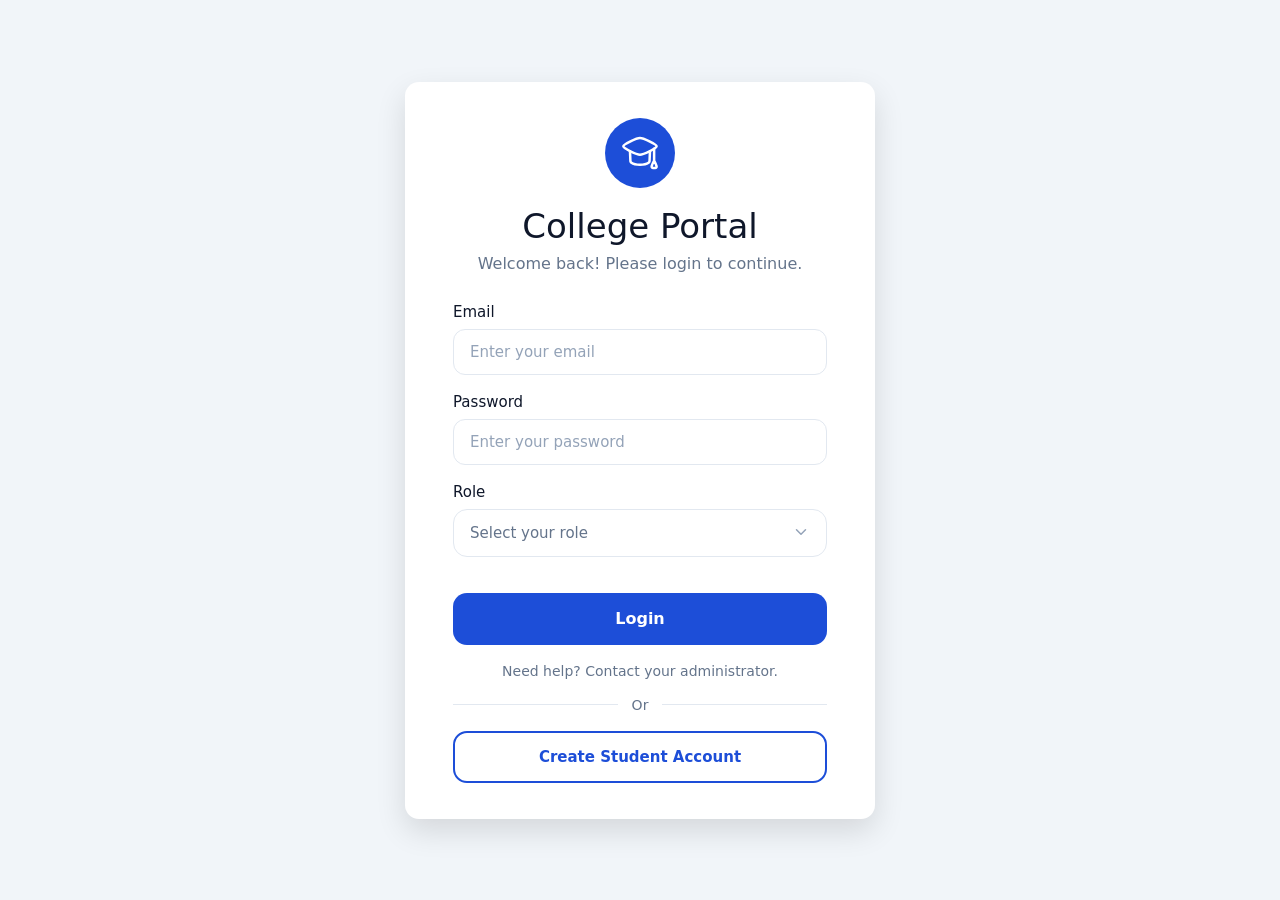
<file: index.html>
<!DOCTYPE html>
<html lang="en">
<head>
  <meta charset="UTF-8" />
  <meta name="viewport" content="width=device-width, initial-scale=1.0" />
  <title>College Portal - Login</title>
  <link rel="stylesheet" href="index.css" />
</head>

<body>

  <div class="page">
    <div class="card">

      <div class="logo">
        <svg xmlns="http://www.w3.org/2000/svg" viewBox="0 0 24 24" width="24" height="24" color="white" fill="none" stroke="currentColor" stroke-width="1.5" stroke-linecap="round" stroke-linejoin="round">
    <path d="M2 8C2 9.34178 10.0949 13 11.9861 13C13.8772 13 21.9722 9.34178 21.9722 8C21.9722 6.65822 13.8772 3 11.9861 3C10.0949 3 2 6.65822 2 8Z"/>
    <path d="M5.99414 11L6.23925 16.6299C6.24415 16.7426 6.25634 16.8555 6.28901 16.9635C6.38998 17.2973 6.57608 17.6006 6.86 17.8044C9.08146 19.3985 14.8901 19.3985 17.1115 17.8044C17.3956 17.6006 17.5816 17.2973 17.6826 16.9635C17.7152 16.8555 17.7274 16.7426 17.7324 16.6299L17.9774 11"/>
    <path d="M20.4734 9.5V16.5M20.4734 16.5C19.6814 17.9463 19.3312 18.7212 18.9755 20C18.8983 20.455 18.9596 20.6843 19.2732 20.8879C19.4006 20.9706 19.5537 21 19.7055 21H21.2259C21.3876 21 21.5507 20.9663 21.6838 20.8745C21.9753 20.6735 22.0503 20.453 21.9713 20C21.6595 18.8126 21.2623 18.0008 20.4734 16.5Z"/>
</svg>
      </div>

      <h1>College Portal</h1>
      <p class="subtext">Welcome back! Please login to continue.</p>

      <form>

        <div class="field">
          <label>Email</label>
          <input type="email" placeholder="Enter your email" />
        </div>

        <div class="field">
          <label>Password</label>
          <input type="password" placeholder="Enter your password" />
        </div>

        <!-- ✅ CUSTOM ROLE DROPDOWN -->
        <div class="field">
          <label>Role</label>

          <div class="custom-select" id="roleSelect">

            <button type="button" class="select-btn" id="selectBtn">
              <span id="selectedText">Select your role</span>

              <!-- down arrow -->
              <svg class="chev" width="18" height="18" viewBox="0 0 24 24" fill="none">
                <path d="M6 9l6 6 6-6" stroke="#94a3b8" stroke-width="2" stroke-linecap="round" stroke-linejoin="round"/>
              </svg>
            </button>

            <div class="select-menu" id="selectMenu">
              <div class="option" data-value="Student">Student</div>
              <div class="option" data-value="Teacher">Teacher</div>
              <div class="option" data-value="Admin">Admin</div>
            </div>

            <input type="hidden" id="roleInput" name="role" />

          </div>
        </div>

        <button type="submit" class="btn-primary">Login</button>

        <p class="help">Need help? Contact your administrator.</p>

        <div class="divider">
          <span></span>
          <p>Or</p>
          <span></span>
        </div>

        <button type="button" class="btn-outline">Create Student Account</button>

      </form>

    </div>
  </div>

  
  <script src="index.js"></script>

</body>
</html>
</file>
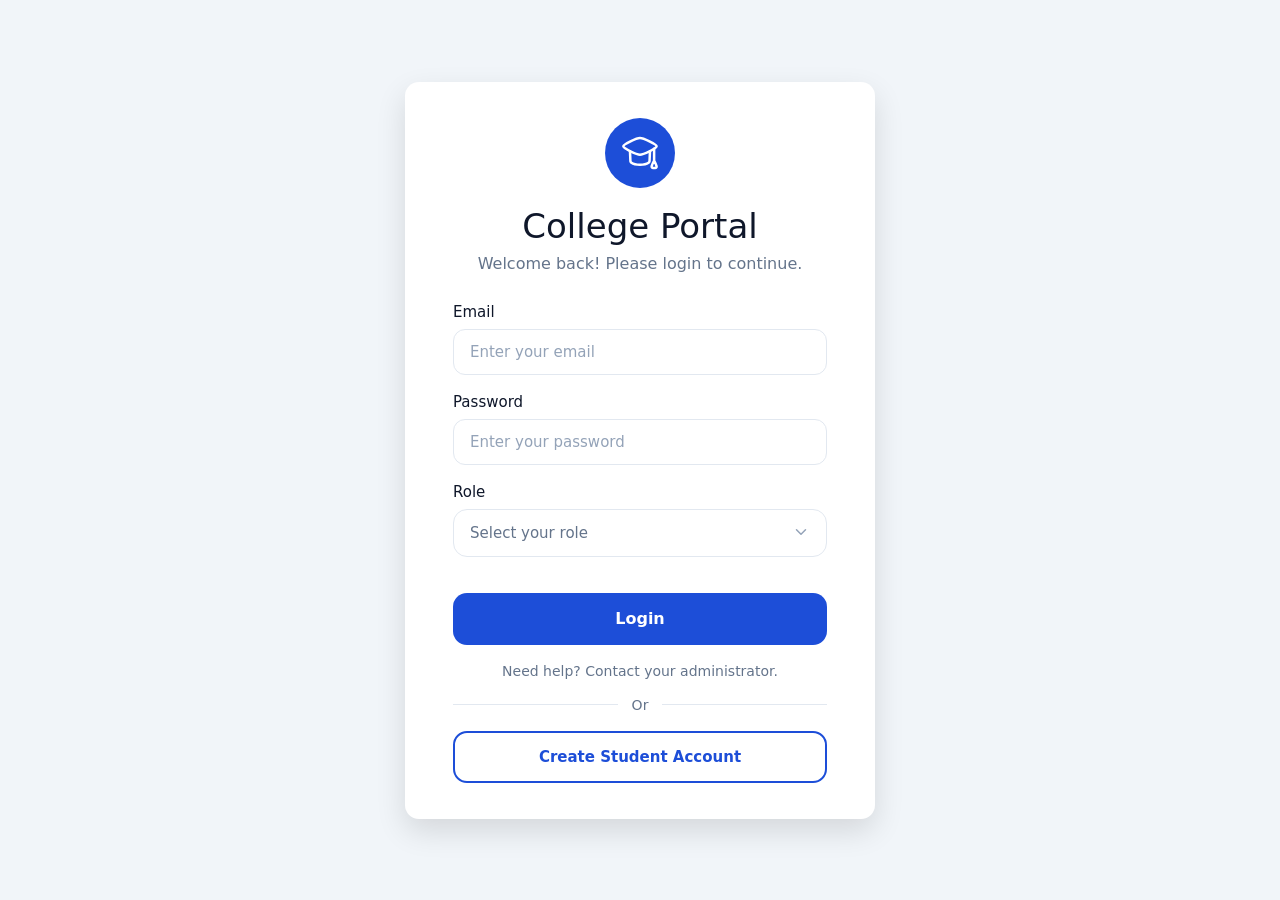
<file: login page/index.html>
<!DOCTYPE html>
<html lang="en">
<head>
  <meta charset="UTF-8" />
  <meta name="viewport" content="width=device-width, initial-scale=1.0" />
  <title>College Portal - Login</title>
  <link rel="stylesheet" href="index.css" />
</head>

<body>

  <div class="page">
    <div class="card">

      <div class="logo">
        <svg xmlns="http://www.w3.org/2000/svg" viewBox="0 0 24 24" width="24" height="24" color="white" fill="none" stroke="currentColor" stroke-width="1.5" stroke-linecap="round" stroke-linejoin="round">
    <path d="M2 8C2 9.34178 10.0949 13 11.9861 13C13.8772 13 21.9722 9.34178 21.9722 8C21.9722 6.65822 13.8772 3 11.9861 3C10.0949 3 2 6.65822 2 8Z"/>
    <path d="M5.99414 11L6.23925 16.6299C6.24415 16.7426 6.25634 16.8555 6.28901 16.9635C6.38998 17.2973 6.57608 17.6006 6.86 17.8044C9.08146 19.3985 14.8901 19.3985 17.1115 17.8044C17.3956 17.6006 17.5816 17.2973 17.6826 16.9635C17.7152 16.8555 17.7274 16.7426 17.7324 16.6299L17.9774 11"/>
    <path d="M20.4734 9.5V16.5M20.4734 16.5C19.6814 17.9463 19.3312 18.7212 18.9755 20C18.8983 20.455 18.9596 20.6843 19.2732 20.8879C19.4006 20.9706 19.5537 21 19.7055 21H21.2259C21.3876 21 21.5507 20.9663 21.6838 20.8745C21.9753 20.6735 22.0503 20.453 21.9713 20C21.6595 18.8126 21.2623 18.0008 20.4734 16.5Z"/>
</svg>
      </div>

      <h1>College Portal</h1>
      <p class="subtext">Welcome back! Please login to continue.</p>

      <form>

        <div class="field">
          <label>Email</label>
          <input type="email" placeholder="Enter your email" />
        </div>

        <div class="field">
          <label>Password</label>
          <input type="password" placeholder="Enter your password" />
        </div>

        <!-- ✅ CUSTOM ROLE DROPDOWN -->
        <div class="field">
          <label>Role</label>

          <div class="custom-select" id="roleSelect">

            <button type="button" class="select-btn" id="selectBtn">
              <span id="selectedText">Select your role</span>

              <!-- down arrow -->
              <svg class="chev" width="18" height="18" viewBox="0 0 24 24" fill="none">
                <path d="M6 9l6 6 6-6" stroke="#94a3b8" stroke-width="2" stroke-linecap="round" stroke-linejoin="round"/>
              </svg>
            </button>

            <div class="select-menu" id="selectMenu">
              <div class="option" data-value="Student">Student</div>
              <div class="option" data-value="Teacher">Teacher</div>
              <div class="option" data-value="Admin">Admin</div>
            </div>

            <input type="hidden" id="roleInput" name="role" />

          </div>
        </div>

        <button type="submit" class="btn-primary">Login</button>

        <p class="help">Need help? Contact your administrator.</p>

        <div class="divider">
          <span></span>
          <p>Or</p>
          <span></span>
        </div>

        <button type="button" class="btn-outline">Create Student Account</button>

      </form>

    </div>
  </div>

  
  <script src="script.js"></script>

</body>
</html>
</file>
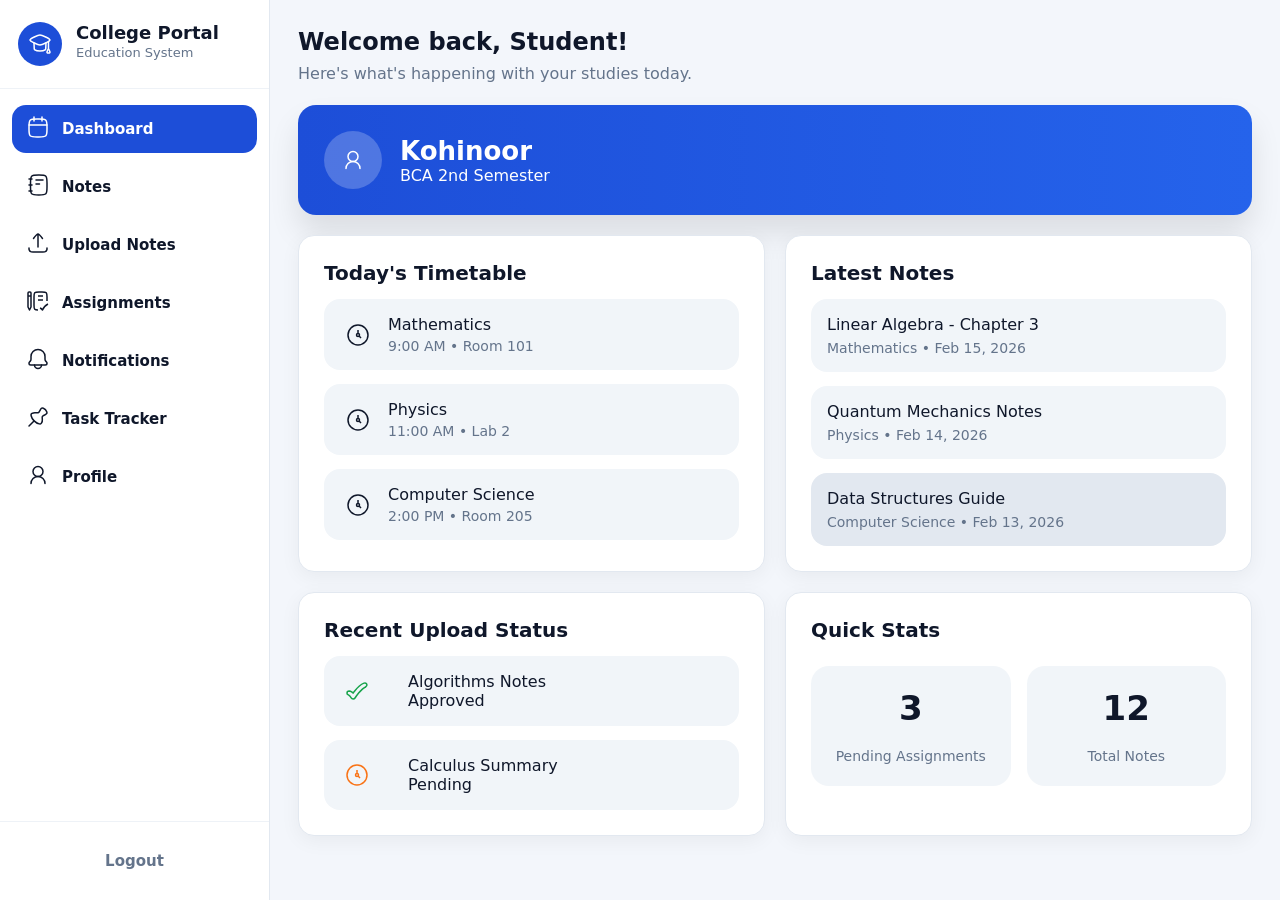
<file: student dashboard section/student_dashboard.html>
<!doctype html>
<html lang="en">
  <head>
    <meta charset="UTF-8" />
    <meta name="viewport" content="width=device-width, initial-scale=1.0" />
    <title>College Portal - Dashboard</title>
    <link rel="stylesheet" href="student_dashboard.css" />
    <link rel="stylesheet" href="notes_student_dashboard.css">
    <link rel="stylesheet" href="upload_notes_student_dashboard.css">
    <link rel="stylesheet" href="assignment_student_dashboard.css">
  </head>

  <body>
    <!-- ===== SIDEBAR ===== -->
    <aside class="sidebar">
      <div class="brand">
        <div class="brand-icon">
          
          <svg xmlns="http://www.w3.org/2000/svg" viewBox="0 0 24 24" width="24" height="24" color="white" fill="none" stroke="currentColor" stroke-width="1.5" stroke-linecap="round" stroke-linejoin="round">
    <path d="M2 8C2 9.34178 10.0949 13 11.9861 13C13.8772 13 21.9722 9.34178 21.9722 8C21.9722 6.65822 13.8772 3 11.9861 3C10.0949 3 2 6.65822 2 8Z"/>
    <path d="M5.99414 11L6.23925 16.6299C6.24415 16.7426 6.25634 16.8555 6.28901 16.9635C6.38998 17.2973 6.57608 17.6006 6.86 17.8044C9.08146 19.3985 14.8901 19.3985 17.1115 17.8044C17.3956 17.6006 17.5816 17.2973 17.6826 16.9635C17.7152 16.8555 17.7274 16.7426 17.7324 16.6299L17.9774 11"/>
    <path d="M20.4734 9.5V16.5M20.4734 16.5C19.6814 17.9463 19.3312 18.7212 18.9755 20C18.8983 20.455 18.9596 20.6843 19.2732 20.8879C19.4006 20.9706 19.5537 21 19.7055 21H21.2259C21.3876 21 21.5507 20.9663 21.6838 20.8745C21.9753 20.6735 22.0503 20.453 21.9713 20C21.6595 18.8126 21.2623 18.0008 20.4734 16.5Z"/>
</svg>
        </div>

        <div class="brand-text">
          <h2>College Portal</h2>
          <p>Education System</p>
        </div>
      </div>

      <!-- ✅ SIDEBAR NAV -->
      <nav class="nav">
        <button class="nav-item active" data-page="dashboardPage">
          <span class="nav-ico"><svg xmlns="http://www.w3.org/2000/svg" viewBox="0 0 24 24" width="24" height="24" color="currentColor" fill="none" stroke="currentColor" stroke-width="1.5" stroke-linecap="round" stroke-linejoin="round">
    <path d="M16 2V6M8 2V6"/>
    <path d="M13 4H11C7.22876 4 5.34315 4 4.17157 5.17157C3 6.34315 3 8.22876 3 12V14C3 17.7712 3 19.6569 4.17157 20.8284C5.34315 22 7.22876 22 11 22H13C16.7712 22 18.6569 22 19.8284 20.8284C21 19.6569 21 17.7712 21 14V12C21 8.22876 21 6.34315 19.8284 5.17157C18.6569 4 16.7712 4 13 4Z"/>
    <path d="M3 10H21"/>
</svg></span>
          Dashboard
        </button>

        <button class="nav-item" data-page="notesPage">
          <span class="nav-ico"> <svg xmlns="http://www.w3.org/2000/svg" viewBox="0 0 24 24" width="24" height="24" color="currentColor" fill="none" stroke="currentColor" stroke-width="1.5" stroke-linecap="round" stroke-linejoin="round">
    <path d="M10 11H13.5M10 7H17"/>
    <path d="M13 2H12.5C8.72877 2 6.84314 2 5.67157 3.17158C4.5 4.34315 4.5 6.22877 4.5 10V14C4.5 17.7712 4.5 19.6569 5.67157 20.8284C6.84315 22 8.72876 22 12.5 22H13C16.7712 22 18.6569 22 19.8284 20.8284C21 19.6569 21 17.7712 21 14V10C21 6.22877 21 4.34315 19.8284 3.17157C18.6569 2 16.7712 2 13 2Z"/>
    <path d="M6 6H3M6 12H3M6 18H3"/>
</svg></span>
          Notes
        </button>

        <button class="nav-item" data-page="uploadPage">
          <span class="nav-ico"><svg xmlns="http://www.w3.org/2000/svg" viewBox="0 0 24 24" width="24" height="24" color="currentColor" fill="none" stroke="currentColor" stroke-width="1.5" stroke-linecap="round" stroke-linejoin="round">
    <path d="M2.99994 17C2.99994 17.93 2.99994 18.395 3.10216 18.7765C3.37956 19.8117 4.18821 20.6204 5.22348 20.8978C5.60498 21 6.06997 21 6.99994 21L16.9999 21C17.9299 21 18.3949 21 18.7764 20.8978C19.8117 20.6204 20.6203 19.8117 20.8977 18.7765C20.9999 18.395 20.9999 17.93 20.9999 17"/>
    <path d="M16.5 7.49993C16.5 7.49993 13.1858 2.99997 12 2.99996C10.8141 2.99995 7.50002 7.49996 7.50002 7.49996M12 3.99996V16"/>
</svg></span>
          Upload Notes
        </button>

        <button class="nav-item" data-page="assignmentsPage">
          <span class="nav-ico"><svg xmlns="http://www.w3.org/2000/svg" viewBox="0 0 24 24" width="24" height="24" color="currentColor" fill="none" stroke="currentColor" stroke-width="1.5" stroke-linejoin="round">
    <path d="M4 3H3C2.44772 3 2 3.44772 2 4V18L3.5 21L5 18V4C5 3.44772 4.55228 3 4 3Z"/>
    <path d="M21 12.0013V8.00072C21 5.64336 21 4.46468 20.2678 3.73234C19.5355 3 18.357 3 16 3H13C10.643 3 9.46447 3 8.73223 3.73234C8 4.46468 8 5.64336 8 8.00072V16.0019C8 18.3592 8 19.5379 8.73223 20.2703C9.35264 20.8908 10.2934 20.9855 12 21"/>
    <path d="M12 7H17"/>
    <path d="M12 11H17"/>
    <path d="M14 19C14 19 15.5 19.5 16.5 21C16.5 21 18 17 22 15"/>
    <path d="M2 7H5"/>
</svg></span>
          Assignments
        </button>

        <button class="nav-item" data-page="notificationsPage">
          <span class="nav-ico"><svg xmlns="http://www.w3.org/2000/svg" viewBox="0 0 24 24" width="24" height="24" color="currentColor" fill="none" stroke="currentColor" stroke-width="1.5" stroke-linecap="round" stroke-linejoin="round">
    <path d="M15.5 18C15.5 19.933 13.933 21.5 12 21.5C10.067 21.5 8.5 19.933 8.5 18"/>
    <path d="M19.2311 18H4.76887C3.79195 18 3 17.208 3 16.2311C3 15.762 3.18636 15.3121 3.51809 14.9803L4.12132 14.3771C4.68393 13.8145 5 13.0514 5 12.2558V9.5C5 5.63401 8.13401 2.5 12 2.5C15.866 2.5 19 5.634 19 9.5V12.2558C19 13.0514 19.3161 13.8145 19.8787 14.3771L20.4819 14.9803C20.8136 15.3121 21 15.762 21 16.2311C21 17.208 20.208 18 19.2311 18Z"/>
</svg></span>
          Notifications
        </button>

        <button class="nav-item" data-page="taskTrackerPage">
  <span class="nav-ico"><svg xmlns="http://www.w3.org/2000/svg" viewBox="0 0 24 24" width="24" height="24" color="currentColor" fill="none" stroke="currentColor" stroke-width="1.5" stroke-linecap="round" stroke-linejoin="round">
    <path d="M3 21L8 16"/>
    <path d="M13.2585 18.8714C9.51516 18.0215 5.97844 14.4848 5.12853 10.7415C4.99399 10.1489 4.92672 9.85266 5.12161 9.37197C5.3165 8.89129 5.55457 8.74255 6.03071 8.44509C7.10705 7.77265 8.27254 7.55888 9.48209 7.66586C11.1793 7.81598 12.0279 7.89104 12.4512 7.67048C12.8746 7.44991 13.1622 6.93417 13.7376 5.90269L14.4664 4.59604C14.9465 3.73528 15.1866 3.3049 15.7513 3.10202C16.316 2.89913 16.6558 3.02199 17.3355 3.26771C18.9249 3.84236 20.1576 5.07505 20.7323 6.66449C20.978 7.34417 21.1009 7.68401 20.898 8.2487C20.6951 8.8134 20.2647 9.05346 19.4039 9.53358L18.0672 10.2792C17.0376 10.8534 16.5229 11.1406 16.3024 11.568C16.0819 11.9955 16.162 12.8256 16.3221 14.4859C16.4399 15.7068 16.2369 16.88 15.5555 17.9697C15.2577 18.4458 15.1088 18.6839 14.6283 18.8786C14.1477 19.0733 13.8513 19.006 13.2585 18.8714Z"/>
</svg></span>
  Task Tracker
</button>

        <button class="nav-item" data-page="profilePage">
          <span class="nav-ico"><svg xmlns="http://www.w3.org/2000/svg" viewBox="0 0 24 24" width="24" height="24" color="currentColor" fill="none" stroke="currentColor" stroke-width="1.5" stroke-linecap="round" stroke-linejoin="round">
    <path d="M17 8.5C17 5.73858 14.7614 3.5 12 3.5C9.23858 3.5 7 5.73858 7 8.5C7 11.2614 9.23858 13.5 12 13.5C14.7614 13.5 17 11.2614 17 8.5Z"/>
    <path d="M19 20.5C19 16.634 15.866 13.5 12 13.5C8.13401 13.5 5 16.634 5 20.5"/>
</svg></span>


          Profile
        </button>
      </nav>

      <div class="logout">
        <button class="logout-btn">Logout</button>
      </div>
    </aside>

    <!-- ===== MAIN CONTENT (SCROLLABLE) ===== -->
    <main class="main">
      <!-- ========================= -->
      <!-- ✅ DASHBOARD PAGE -->
      <!-- ========================= -->
      <section class="page-section active-page" id="dashboardPage">
        <!-- Top heading -->
        <div class="top">
          <h1>Welcome back, Student!</h1>
          <p>Here's what's happening with your studies today.</p>
        </div>

        <!-- Blue banner -->
        <section class="banner">
          <div class="avatar">
            <div class="circle"><svg xmlns="http://www.w3.org/2000/svg" viewBox="0 0 24 24" width="24" height="24" color="currentColor" fill="none" stroke="currentColor" stroke-width="1.5" stroke-linecap="round" stroke-linejoin="round">
    <path d="M17 8.5C17 5.73858 14.7614 3.5 12 3.5C9.23858 3.5 7 5.73858 7 8.5C7 11.2614 9.23858 13.5 12 13.5C14.7614 13.5 17 11.2614 17 8.5Z"/>
    <path d="M19 20.5C19 16.634 15.866 13.5 12 13.5C8.13401 13.5 5 16.634 5 20.5"/>
</svg></div>
          </div>

          <div class="banner-info">
            <h2>Kohinoor</h2>

            <div class="white">
              <span> BCA</span>
              <span> 2nd Semester</span>
              
            </div>
          </div>
        </section>

        <!-- Cards row -->
        <section class="grid-2">
          <!-- Today's Timetable -->
          <div class="card">
            <div class="card-title">
              
              <h3>Today's Timetable</h3>
            </div>

            <div class="list">
              <div class="list-item">
                <div class="left-ico"><svg xmlns="http://www.w3.org/2000/svg" viewBox="0 0 24 24" width="24" height="24" color="currentColor" fill="none" stroke="currentColor" stroke-width="1.5">
    <path d="M12 22C17.5228 22 22 17.5228 22 12C22 6.47715 17.5228 2 12 2C6.47715 2 2 6.47715 2 12C2 17.5228 6.47715 22 12 22Z"/>
    <path d="M12.0078 10.5082C11.1794 10.5082 10.5078 11.1798 10.5078 12.0082C10.5078 12.8366 11.1794 13.5082 12.0078 13.5082C12.8362 13.5082 13.5078 12.8366 13.5078 12.0082C13.5078 11.1798 12.8362 10.5082 12.0078 10.5082ZM12.0078 10.5082V6.99902M15.0147 15.0198L13.0661 13.0712"/>
</svg></div>
                <div>
                  <h4>Mathematics</h4>
                  <p>9:00 AM • Room 101</p>
                </div>
              </div>

              <div class="list-item">
                <div class="left-ico"><svg xmlns="http://www.w3.org/2000/svg" viewBox="0 0 24 24" width="24" height="24" color="currentColor" fill="none" stroke="currentColor" stroke-width="1.5">
    <path d="M12 22C17.5228 22 22 17.5228 22 12C22 6.47715 17.5228 2 12 2C6.47715 2 2 6.47715 2 12C2 17.5228 6.47715 22 12 22Z"/>
    <path d="M12.0078 10.5082C11.1794 10.5082 10.5078 11.1798 10.5078 12.0082C10.5078 12.8366 11.1794 13.5082 12.0078 13.5082C12.8362 13.5082 13.5078 12.8366 13.5078 12.0082C13.5078 11.1798 12.8362 10.5082 12.0078 10.5082ZM12.0078 10.5082V6.99902M15.0147 15.0198L13.0661 13.0712"/>
</svg></div>
                <div>
                  <h4>Physics</h4>
                  <p>11:00 AM • Lab 2</p>
                </div>
              </div>

              <div class="list-item">
                <div class="left-ico"><svg xmlns="http://www.w3.org/2000/svg" viewBox="0 0 24 24" width="24" height="24" color="currentColor" fill="none" stroke="currentColor" stroke-width="1.5">
    <path d="M12 22C17.5228 22 22 17.5228 22 12C22 6.47715 17.5228 2 12 2C6.47715 2 2 6.47715 2 12C2 17.5228 6.47715 22 12 22Z"/>
    <path d="M12.0078 10.5082C11.1794 10.5082 10.5078 11.1798 10.5078 12.0082C10.5078 12.8366 11.1794 13.5082 12.0078 13.5082C12.8362 13.5082 13.5078 12.8366 13.5078 12.0082C13.5078 11.1798 12.8362 10.5082 12.0078 10.5082ZM12.0078 10.5082V6.99902M15.0147 15.0198L13.0661 13.0712"/>
</svg></div>
                <div>
                  <h4>Computer Science</h4>
                  <p>2:00 PM • Room 205</p>
                </div>
              </div>
            </div>
          </div>

          <!-- Latest Notes -->
          <div class="card">
            <div class="card-title">
              
              <h3>Latest Notes</h3>
            </div>

            <div class="list">
              <div class="note">
                <h4>Linear Algebra - Chapter 3</h4>
                <p>Mathematics • Feb 15, 2026</p>
              </div>

              <div class="note">
                <h4>Quantum Mechanics Notes</h4>
                <p>Physics • Feb 14, 2026</p>
              </div>

              <div class="note active-note">
                <h4>Data Structures Guide</h4>
                <p>Computer Science • Feb 13, 2026</p>
              </div>
            </div>
          </div>
        </section>

        <!-- Bottom row -->
        <section class="grid-2">
          <!-- Recent Upload Status -->
          <div class="card">
            <div class="card-title">
              
              <h3>Recent Upload Status</h3>
            </div>

            <div class="list">
              <div class="upload">
                <div class="status green"><svg xmlns="http://www.w3.org/2000/svg" viewBox="0 0 24 24" width="24" height="24" color="currentColor" fill="none" stroke="currentColor" stroke-width="1.5" stroke-linecap="round" stroke-linejoin="round">
    <path d="M21.8606 5.39176C22.2875 6.49635 21.6888 7.2526 20.5301 7.99754C19.5951 8.5986 18.4039 9.24975 17.1417 10.363C15.9044 11.4543 14.6968 12.7687 13.6237 14.0625C12.5549 15.351 11.6465 16.586 11.0046 17.5005C10.5898 18.0914 10.011 18.9729 10.011 18.9729C9.60281 19.6187 8.86895 20.0096 8.08206 19.9998C7.295 19.99 6.57208 19.5812 6.18156 18.9251C5.18328 17.248 4.41296 16.5857 4.05891 16.3478C3.11158 15.7112 2 15.6171 2 14.1335C2 12.9554 2.99489 12.0003 4.22216 12.0003C5.08862 12.0323 5.89398 12.373 6.60756 12.8526C7.06369 13.1591 7.54689 13.5645 8.04948 14.0981C8.63934 13.2936 9.35016 12.3653 10.147 11.4047C11.3042 10.0097 12.6701 8.51309 14.1349 7.22116C15.5748 5.95115 17.2396 4.76235 19.0042 4.13381C20.1549 3.72397 21.4337 4.28718 21.8606 5.39176Z"/>
</svg></div>
                <div>
                  <h4>Algorithms Notes</h4>
                  <p>Approved</p>
                </div>
              </div>

              <div class="upload">
                <div class="status orange"><svg xmlns="http://www.w3.org/2000/svg" viewBox="0 0 24 24" width="24" height="24" color="currentColor" fill="none" stroke="currentColor" stroke-width="1.5">
    <path d="M12 22C17.5228 22 22 17.5228 22 12C22 6.47715 17.5228 2 12 2C6.47715 2 2 6.47715 2 12C2 17.5228 6.47715 22 12 22Z"/>
    <path d="M12.0078 10.5082C11.1794 10.5082 10.5078 11.1798 10.5078 12.0082C10.5078 12.8366 11.1794 13.5082 12.0078 13.5082C12.8362 13.5082 13.5078 12.8366 13.5078 12.0082C13.5078 11.1798 12.8362 10.5082 12.0078 10.5082ZM12.0078 10.5082V6.99902M15.0147 15.0198L13.0661 13.0712"/>
</svg></div>
                <div>
                  <h4>Calculus Summary</h4>
                  <p>Pending</p>
                </div>
              </div>
            </div>
          </div>

          <!-- Quick Stats -->
          <div class="card">
            <div class="card-title">
              
              <h3>Quick Stats</h3>
            </div>

            <div class="stats">
              <div class="stat">
                <h2>3</h2>
                <p>Pending Assignments</p>
              </div>

              <div class="stat">
                <h2>12</h2>
                <p>Total Notes</p>
              </div>
            </div>
          </div>
        </section>
      </section>

      <!-- ========================= -->
      <!-- ✅ NOTES PAGE -->
      <!-- ========================= -->
      <section class="page-section" id="notesPage">
       
       <div class="main-content">
    <div class="top-section">
        <h1>Notes Library</h1>
        <p>Browse and download study materials</p>
    </div>

    <div class="search-filter">
        <input type="text" id="searchInput" placeholder="Search notes..." />
        
        <div class="custom-select" id="subjectDropdown">
    <div class="select-trigger">
        <span id="selectedText">All Subjects</span>
        <svg class="arrow" width="16" height="16" viewBox="0 0 24 24">
            <path d="M6 9l6 6 6-6" fill="none" stroke="currentColor" stroke-width="2"/>
        </svg>
    </div>

    <div class="dropdown-menu">
        <div class="dropdown-item active" data-value="All">
            All Subjects
            <span class="check">✓</span>
        </div>
        <div class="dropdown-item" data-value="Mathematics">Mathematics</div>
        <div class="dropdown-item" data-value="Physics">Physics</div>
        <div class="dropdown-item" data-value="Computer Science">Computer Science</div>
    </div>
</div>
    </div>

    <div class="notes-grid" id="notesContainer">
        <!-- Notes will render here -->
    </div>
</div>
      </section>

      <!-- ========================= -->
      <!-- ✅ UPLOAD NOTES PAGE -->
      <!-- ========================= -->
      <section class="page-section" id="uploadPage">
       <!-- ================= RIGHT SECTION ================= -->
<div class="main-content">

    <div class="top-section">
        <h1>Upload Notes</h1>
        <p>Share your study materials with classmates</p>
    </div>

    <div class="content-grid">

        <!-- Upload Form Card -->
        <div class="card upload-card">
            <h2><svg xmlns="http://www.w3.org/2000/svg" viewBox="0 0 24 24" width="24" height="24" color="currentColor" fill="none" stroke="currentColor" stroke-width="1.5" stroke-linecap="round" stroke-linejoin="round">
    <path d="M2.99994 17C2.99994 17.93 2.99994 18.395 3.10216 18.7765C3.37956 19.8117 4.18821 20.6204 5.22348 20.8978C5.60498 21 6.06997 21 6.99994 21L16.9999 21C17.9299 21 18.3949 21 18.7764 20.8978C19.8117 20.6204 20.6203 19.8117 20.8977 18.7765C20.9999 18.395 20.9999 17.93 20.9999 17"/>
    <path d="M16.5 7.49993C16.5 7.49993 13.1858 2.99997 12 2.99996C10.8141 2.99995 7.50002 7.49996 7.50002 7.49996M12 3.99996V16"/>
</svg>Upload New Notes</h2>

            <form id="uploadForm">

                <div class="form-group">
                    <label>Note Title</label>
                    <input type="text" id="noteTitle" placeholder="Enter note title" required>
                </div>

                <div class="form-group">
    <label>Subject</label>

    <div class="custom-dropdown" id="subjectDropdown">
        <div class="dropdown-btn">
            <span class="selected-text">Select subject</span>

            <svg class="dropdown-arrow" width="18" height="18" viewBox="0 0 24 24" fill="none">
                <path d="M6 9L12 15L18 9" stroke="#64748b" stroke-width="2" stroke-linecap="round" stroke-linejoin="round"/>
            </svg>
        </div>

        <div class="dropdown-menu">
            <div class="dropdown-option">Mathematics</div>
            <div class="dropdown-option">Physics</div>
            <div class="dropdown-option">Computer Science</div>
            <div class="dropdown-option">Chemistry</div>
            <div class="dropdown-option">Biology</div>
        </div>

        <input type="hidden" id="noteSubject" required>
    </div>
</div>

                <div class="form-group">
                    <label>Description</label>
                    <textarea id="noteDescription" placeholder="Provide a brief description"></textarea>
                </div>

               <div class="upload-box" id="uploadBox">
    
    
    <div class="upload-icon">
        <svg xmlns="http://www.w3.org/2000/svg" viewBox="0 0 24 24" width="50" height="50" color="currentColor" fill="none" stroke="currentColor" stroke-width="1.5" stroke-linecap="round" stroke-linejoin="round">
    <path d="M2.99994 17C2.99994 17.93 2.99994 18.395 3.10216 18.7765C3.37956 19.8117 4.18821 20.6204 5.22348 20.8978C5.60498 21 6.06997 21 6.99994 21L16.9999 21C17.9299 21 18.3949 21 18.7764 20.8978C19.8117 20.6204 20.6203 19.8117 20.8977 18.7765C20.9999 18.395 20.9999 17.93 20.9999 17"/>
    <path d="M16.5 7.49993C16.5 7.49993 13.1858 2.99997 12 2.99996C10.8141 2.99995 7.50002 7.49996 7.50002 7.49996M12 3.99996V16"/>
</svg>
    </div>

    <p class="upload-text">
        Click to upload or drag and drop
    </p>

    <span class="upload-subtext">
        PDF, DOC, DOCX (Max. 10MB)
    </span>

    <input type="file" id="noteFile" hidden>

</div>

                <button type="submit" class="primary-btn">
                    Upload Notes
                </button>

            </form>
        </div>


        <!-- Upload History Card -->
        <div class="card history-card">
            <h2><svg xmlns="http://www.w3.org/2000/svg" viewBox="0 0 24 24" width="24" height="24" color="currentColor" fill="none" stroke="currentColor" stroke-width="1.5" stroke-linecap="round" stroke-linejoin="round">
    <path d="M8 17H16"/>
    <path d="M8 13H12"/>
    <path d="M13 2.5V3C13 5.82843 13 7.24264 13.8787 8.12132C14.7574 9 16.1716 9 19 9H19.5M20 10.6569V14C20 17.7712 20 19.6569 18.8284 20.8284C17.6569 22 15.7712 22 12 22C8.22876 22 6.34315 22 5.17157 20.8284C4 19.6569 4 17.7712 4 14V9.45584C4 6.21082 4 4.58831 4.88607 3.48933C5.06508 3.26731 5.26731 3.06508 5.48933 2.88607C6.58831 2 8.21082 2 11.4558 2C12.1614 2 12.5141 2 12.8372 2.11401C12.9044 2.13772 12.9702 2.165 13.0345 2.19575C13.3436 2.34355 13.593 2.593 14.0919 3.09188L18.8284 7.82843C19.4065 8.40649 19.6955 8.69552 19.8478 9.06306C20 9.4306 20 9.83935 20 10.6569Z"/>
</svg>Upload History</h2>
            <div id="historyContainer"></div>
        </div>

    </div>

</div>
      </section>

<!-- ========================= -->
<!-- ✅ ASSIGNMENTS PAGE -->
<!-- ========================= -->

<section class="page-section" id="assignmentsPage">

  <div class="assign-wrapper">

    <!-- Header -->
    <div class="assign-header">
      <h1>Assignments</h1>
      <p>Manage your assignments and submissions</p>
    </div>

    <!-- Filters -->
    <div class="assignment-filters">

      <input 
        type="text" 
        id="assignmentSearch"
        placeholder="Search assignment..."
      />

      <select id="assignmentSubjectFilter">
        <option value="all">All Subjects</option>
        <option value="Mathematics">Mathematics</option>
        <option value="Physics">Physics</option>
        <option value="Computer Science">Computer Science</option>
      </select>

      <select id="assignmentStatusFilter">
        <option value="all">All Status</option>
        <option value="Pending">Pending</option>
        <option value="Submitted">Submitted</option>
        <option value="Overdue">Overdue</option>
      </select>

    </div>

    <!-- Stats -->
    <div class="assign-stats" id="assignStats"></div>

    <!-- Table -->
    <div class="assign-box">

      <div class="assign-box-header">
        <h3>All Assignments</h3>
      </div>

      <div class="assign-table-wrapper">

        <table class="assign-table">
          <thead>
            <tr>
              <th>Assignment</th>
              <th>Subject</th>
              <th>Teacher</th>
              <th>Due Date</th>
              <th>Days Left</th>
              <th>Status</th>
              <th>Actions</th>
            </tr>
          </thead>

          <tbody id="assignTableBody">
            <!-- JS will render rows -->
          </tbody>
        </table>

      </div>

    </div>

  </div>

</section>
      <!-- ========================= -->
      <!-- ✅ NOTIFICATIONS PAGE -->
      <!-- ========================= -->
      <section class="page-section" id="notificationsPage">
        <h1 class="page-title">Notifications</h1>
        <p class="page-sub">Your notifications will show here.</p>

        <div class="card">
          <h3>🔔 Notification List</h3>
          <p style="margin-top: 10px; color: #64748b">
            (Yaha notifications show hongi)
          </p>
        </div>
      </section>


      <!-- ========================= -->
<!-- ✅ TASK TRACKER PAGE -->
<!-- ========================= -->
<section class="page-section" id="taskTrackerPage">
  <h1 class="page-title">Task Tracker</h1>
  <p class="page-sub">Manage your daily study tasks.</p>

  <div class="card">
    <h3>➕ Add New Task</h3>
    <input type="text" id="taskInput" placeholder="Enter task..." 
      style="margin-top:15px; padding:10px; width:100%; border-radius:10px; border:1px solid #cbd5e1;">
    <button onclick="addTask()" 
      style="margin-top:10px; padding:10px 18px; border:none; background:#1d4ed8; color:white; border-radius:10px; cursor:pointer;">
      Add Task
    </button>
  </div>

  <div class="card" style="margin-top:20px;">
    <h3>📋 Task List</h3>
    <ul id="taskList" style="margin-top:15px; list-style:none;"></ul>
  </div>
</section>

      <!-- ========================= -->
      <!-- ✅ PROFILE PAGE -->
      <!-- ========================= -->
      <section class="page-section" id="profilePage">
        <h1 class="page-title">Profile</h1>
        <p class="page-sub">Student profile details.</p>

        <div class="card">
          <h3>👤 Student Info</h3>
          <p style="margin-top: 10px; color: #64748b">
            (Yaha student profile info show karna)
          </p>
        </div>
      </section>
    </main>

    <script src="student_dashboard.js"></script>
    <script src="notes_student_dashboard.js"></script>
    <script src="upload_notes_student_dashboard.js"></script>
    <script src="assignment_student_dashboard.js"></script>
  </body>
</html>
</file>
<file: index.css>
*{
  margin: 0;
  padding: 0;
  box-sizing: border-box;
  font-family: system-ui, -apple-system, Segoe UI, Roboto, Arial, sans-serif;
}

body{
  background: #f1f5f9;
}

.page{
  min-height: 100vh;
  display: flex;
  justify-content: center;
  align-items: center;
  padding: 30px 15px;
}

.card{
  width: 470px;
  background: white;
  border-radius: 14px;
  padding: 36px 48px;
  box-shadow: 0 12px 30px rgba(0,0,0,0.12);
  text-align: center;
  
}

.logo{
  width: 70px;
  height: 70px;
  background: #1d4ed8;
  border-radius: 50%;
  display: grid;
  place-items: center;
  margin: 0 auto 18px;
  
}
.logo svg{
    width: 40px;
  height: 40px;
}

h1{
  font-size: 34px;
  font-weight: 500;
  color: #0f172a;
  margin-bottom: 8px;
}

.subtext{
  color: #64748b;
  font-size: 16px;
  margin-bottom: 30px;
}

form{
  text-align: left;
}

.field{
  margin-bottom: 18px;
}

label{
  display: block;
  font-size: 15px;
  font-weight: 500;
  color: #0f172a;
  margin-bottom: 8px;
}

input, select{
  width: 100%;
 height: 46px;  
  padding: 0 16px;
  border-radius: 12px;
  border: 1px solid #e2e8f0;
  outline: none;
  font-size: 15px;
  color: #0f172a;
  background: #fff;
}

input::placeholder{
  color: #94a3b8;
}

input:focus, select:focus{
  border-color: #1d4ed8;
  box-shadow: 0 0 0 4px rgba(29, 78, 216, 0.12);
}



.btn-primary{
  width: 100%;
  height: 52px;
  margin-top: 18px;
  border: none;
  border-radius: 14px;
  background: #1d4ed8;
  color: white;
  font-weight: 700;
  font-size: 16px;
  cursor: pointer;
  transition: 0.2s;
}

.btn-primary:hover{
  background: #1e40af;
}

.help{
  text-align: center;
  margin: 18px 0 18px;
  color: #64748b;
  font-size: 14px;
}

.divider{
  display: flex;
  align-items: center;
  gap: 14px;
  margin: 14px 0 18px;
}

.divider span{
  flex: 1;
  height: 1px;
  background: #e2e8f0;
}

.divider p{
  font-size: 14px;
  color: #64748b;
}

.btn-outline{
  width: 100%;
  height: 52px;
  border-radius: 14px;
  border: 2px solid #1d4ed8;
  background: white;
  color: #1d4ed8;
  font-weight: 800;
  font-size: 15px;
  cursor: pointer;
  transition: 0.2s;
}

.btn-outline:hover{
  background: rgba(29, 78, 216, 0.07);
}






/* ===== Custom Select Dropdown ===== */

.custom-select{
  position: relative;
  width: 100%;
}

.select-btn{
  width: 100%;
  height: 48px;
  border-radius: 14px;
  border: 1px solid #e2e8f0;
  background: #fff;
  padding: 0 16px;
  display: flex;
  align-items: center;
  justify-content: space-between;
  cursor: pointer;
  font-size: 15px;
  color: #64748b;
  transition: 0.2s;
}

.select-btn:focus{
  outline: none;
  border-color: #1d4ed8;
  box-shadow: 0 0 0 4px rgba(29, 78, 216, 0.12);
}

.chev{
  font-size: 18px;
  color: #94a3b8;
  transform: translateY(-1px);
}

/* Dropdown Menu */
.select-menu{
  position: absolute;
  left: 0;
  top: 56px;
  width: 100%;
  background: #fff;
  border-radius: 14px;
  border: 1px solid #e2e8f0;
  padding: 8px;
  display: none;
  z-index: 50;

  /* EXACT modern shadow */
  box-shadow:
    0 18px 30px rgba(0,0,0,0.10),
    0 10px 0 #1d4ed8;   /* Blue bottom glow like your 2nd image */
}

.custom-select.active .select-menu{
  display: block;
}

/* Options */
.option{
  padding: 12px 14px;
  border-radius: 12px;
  font-size: 15px;
  color: #0f172a;
  cursor: pointer;
  transition: 0.15s;
}

.option:hover{
  background: #e2e8f0;
}

/* Selected text dark when chosen */
.custom-select.filled .select-btn{
  color: #0f172a;
}
</file>
<file: login page/index.css>
*{
  margin: 0;
  padding: 0;
  box-sizing: border-box;
  font-family: system-ui, -apple-system, Segoe UI, Roboto, Arial, sans-serif;
}

body{
  background: #f1f5f9;
}

.page{
  min-height: 100vh;
  display: flex;
  justify-content: center;
  align-items: center;
  padding: 30px 15px;
}

.card{
  width: 470px;
  background: white;
  border-radius: 14px;
  padding: 36px 48px;
  box-shadow: 0 12px 30px rgba(0,0,0,0.12);
  text-align: center;
  
}

.logo{
  width: 70px;
  height: 70px;
  background: #1d4ed8;
  border-radius: 50%;
  display: grid;
  place-items: center;
  margin: 0 auto 18px;
  
}
.logo svg{
    width: 40px;
  height: 40px;
}

h1{
  font-size: 34px;
  font-weight: 500;
  color: #0f172a;
  margin-bottom: 8px;
}

.subtext{
  color: #64748b;
  font-size: 16px;
  margin-bottom: 30px;
}

form{
  text-align: left;
}

.field{
  margin-bottom: 18px;
}

label{
  display: block;
  font-size: 15px;
  font-weight: 500;
  color: #0f172a;
  margin-bottom: 8px;
}

input, select{
  width: 100%;
 height: 46px;  
  padding: 0 16px;
  border-radius: 12px;
  border: 1px solid #e2e8f0;
  outline: none;
  font-size: 15px;
  color: #0f172a;
  background: #fff;
}

input::placeholder{
  color: #94a3b8;
}

input:focus, select:focus{
  border-color: #1d4ed8;
  box-shadow: 0 0 0 4px rgba(29, 78, 216, 0.12);
}



.btn-primary{
  width: 100%;
  height: 52px;
  margin-top: 18px;
  border: none;
  border-radius: 14px;
  background: #1d4ed8;
  color: white;
  font-weight: 700;
  font-size: 16px;
  cursor: pointer;
  transition: 0.2s;
}

.btn-primary:hover{
  background: #1e40af;
}

.help{
  text-align: center;
  margin: 18px 0 18px;
  color: #64748b;
  font-size: 14px;
}

.divider{
  display: flex;
  align-items: center;
  gap: 14px;
  margin: 14px 0 18px;
}

.divider span{
  flex: 1;
  height: 1px;
  background: #e2e8f0;
}

.divider p{
  font-size: 14px;
  color: #64748b;
}

.btn-outline{
  width: 100%;
  height: 52px;
  border-radius: 14px;
  border: 2px solid #1d4ed8;
  background: white;
  color: #1d4ed8;
  font-weight: 800;
  font-size: 15px;
  cursor: pointer;
  transition: 0.2s;
}

.btn-outline:hover{
  background: rgba(29, 78, 216, 0.07);
}






/* ===== Custom Select Dropdown ===== */

.custom-select{
  position: relative;
  width: 100%;
}

.select-btn{
  width: 100%;
  height: 48px;
  border-radius: 14px;
  border: 1px solid #e2e8f0;
  background: #fff;
  padding: 0 16px;
  display: flex;
  align-items: center;
  justify-content: space-between;
  cursor: pointer;
  font-size: 15px;
  color: #64748b;
  transition: 0.2s;
}

.select-btn:focus{
  outline: none;
  border-color: #1d4ed8;
  box-shadow: 0 0 0 4px rgba(29, 78, 216, 0.12);
}

.chev{
  font-size: 18px;
  color: #94a3b8;
  transform: translateY(-1px);
}

/* Dropdown Menu */
.select-menu{
  position: absolute;
  left: 0;
  top: 56px;
  width: 100%;
  background: #fff;
  border-radius: 14px;
  border: 1px solid #e2e8f0;
  padding: 8px;
  display: none;
  z-index: 50;

  /* EXACT modern shadow */
  box-shadow:
    0 18px 30px rgba(0,0,0,0.10),
    0 10px 0 #1d4ed8;   /* Blue bottom glow like your 2nd image */
}

.custom-select.active .select-menu{
  display: block;
}

/* Options */
.option{
  padding: 12px 14px;
  border-radius: 12px;
  font-size: 15px;
  color: #0f172a;
  cursor: pointer;
  transition: 0.15s;
}

.option:hover{
  background: #e2e8f0;
}

/* Selected text dark when chosen */
.custom-select.filled .select-btn{
  color: #0f172a;
}
</file>
<file: student dashboard section/student_dashboard.css>
*{
  margin: 0;
  padding: 0;
  box-sizing: border-box;
  font-family: system-ui, -apple-system, Segoe UI, Roboto, Arial, sans-serif;
}



body{
  background: #f3f6fb;
  color: #0f172a;
}

/* ===== SIDEBAR FIXED ===== */
.sidebar{
  position: fixed;
  left: 0;
  top: 0;
  width: 270px;
  height: 100vh;
  background: #fff;
  border-right: 1px solid #e2e8f0;
  display: flex;
  flex-direction: column;
}
h4{
  font-weight: 500;
}


.brand{
  display: flex;
  gap: 14px;
  padding: 22px 18px;
  border-bottom: 1px solid #eef2f7;
}

.brand-icon{
  width: 44px;
  height: 44px;
  border-radius: 50%;
  background: #1d4ed8;
  display: grid;
  place-items: center;
  overflow: hidden;
}
h1{
  font-weight: 700;
}


.brand-icon img{
  width: 24px;
  height: 24px;
  object-fit: contain;
  
}

.brand-text h2{
  font-size: 18px;
  font-weight: 700;
}

.brand-text p{
  font-size: 13px;
  color: #64748b;
  margin-top: 2px;
}

.nav{
  padding: 16px 12px;
  display: flex;
  flex-direction: column;
  gap: 10px;
}

.nav-item{
  width: 100%;
  height: 48px;
  border: none;
  border-radius: 14px;
  background: transparent;
  cursor: pointer;
  font-size: 15px;
  font-weight: 600;
  display: flex;
  align-items: center;
  gap: 12px;
  padding: 0 14px;
  color: #0f172a;
  transition: 0.2s;
}

.nav-item:hover{
  background: #f1f5f9;
}

.nav-item.active{
  background: #1d4ed8;
  color: #fff;
}

.nav-ico{
  font-size: 18px;
}

/* Logout */
.logout{
  margin-top: auto;
  padding: 16px 12px;
  border-top: 1px solid #eef2f7;
}

.logout-btn{
  width: 100%;
  height: 46px;
  border-radius: 14px;
  border: none;
  background: transparent;
  font-size: 15px;
  font-weight: 700;
  color: #64748b;
  cursor: pointer;
}

.logout-btn:hover{
  background: #f1f5f9;
}

/* ===== MAIN SCROLLABLE ===== */
.main{
  margin-left: 270px;
  height: 100vh;
  overflow-y: auto;
  padding: 28px 28px 30px;
}

/* Top */
.top h1{
  /* font-size: 36px; */
  font-weight: 700;
}

.top p{
  margin-top: 8px;
  color: #64748b;
  font-size: 16px;
}

/* Banner */
.banner{
  margin-top: 22px;
  background: linear-gradient(90deg, #1d4ed8, #2563eb);
  border-radius: 18px;
  padding: 26px;
  display: flex;
  align-items: center;
  gap: 18px;
  color: #fff;
  box-shadow: 0 18px 30px rgba(0,0,0,0.10);
}

.avatar .circle{
  width: 58px;
  height: 58px;
  border-radius: 50%;
  background: rgba(255,255,255,0.22);
  display: grid;
  place-items: center;
  font-size: 26px;
}

.banner-info h2{
  font-size: 26px;
  font-weight: 700;
}

.meta{
  margin-top: 10px;
  display: flex;
  flex-wrap: wrap;
  gap: 18px;
  font-size: 14px;
  opacity: 0.95;
}

/* Grid */
.grid-2{
  margin-top: 20px;
  display: grid;
  grid-template-columns: 1fr 1fr;
  gap: 20px;
}

.card{
  background: #fff;
  border-radius: 18px;
  padding: 20px;
  border: 1px solid #e2e8f0;
  box-shadow: 0 10px 25px rgba(0,0,0,0.05);
}

.card-title{
  display: flex;
  align-items: center;
  gap: 10px;
  margin-bottom: 14px;
}

.card-title h3{
  font-size: 20px;
  font-weight: 700;
}

.title-ico{
  font-size: 18px;
}

/* Lists */
.list{
  display: flex;
  flex-direction: column;
  gap: 14px;
}

.list-item{
  display: flex;
  gap: 12px;
  align-items: center;
  padding: 16px;
  border-radius: 16px;
  background: #f1f5f9;
}

.left-ico{
  width: 36px;
  height: 36px;
  
  
  display: grid;
  place-items: center;
  
}

.list-item h4{
  font-size: 16px;
  font-weight: 500;
}

.list-item p{
  margin-top: 4px;
  color: #64748b;
  font-size: 14px;
}

/* Notes */
.note{
  padding: 16px;
  border-radius: 16px;
  background: #f1f5f9;
}

.note h4{
  font-size: 16px;
  font-weight: 500;
}

.note p{
  margin-top: 6px;
  color: #64748b;
  font-size: 14px;
}

.active-note{
  background: #e2e8f0;
}

/* Upload */
.upload{
  display: flex;
  align-items: center;
  gap: 14px;
  padding: 16px;
  border-radius: 16px;
  background: #f1f5f9;
}

.status{
  width: 34px;
  height: 34px;
  
  display: grid;
  place-items: center;
  font-weight: 500;
  
 
}

.status.green{
  color: #16a34a;
}

.status.orange{
  color: #f97316;
}

/* Stats */
.stats{
  display: grid;
  grid-template-columns: 1fr 1fr;
  gap: 16px;
  margin-top: 10px;
}

.stat{
  padding: 22px;
  border-radius: 18px;
  background: #f1f5f9;
  text-align: center;
}

.stat h2{
  font-size: 34px;
  font-weight: 600;
}

.stat p{
  margin-top: 6px;
  color: #64748b;
  font-size: 14px;
}

/* Responsive */
@media (max-width: 1050px){
  .grid-2{
    grid-template-columns: 1fr;
  }
}

@media (max-width: 760px){
  .sidebar{
    width: 220px;
  }
  .main{
    margin-left: 220px;
    padding: 20px;
  }
  .top h1{
    font-size: 28px;
  }
}










/* Pages system */
.page-section{
  display: none;
}

.page-section.active-page{
  display: block;
}

.page-title{
  font-size: 34px;
  font-weight: 900;
  margin-bottom: 6px;
}

.page-sub{
  color: #64748b;
  margin-bottom: 18px;
}
</file>
<file: student dashboard section/notes_student_dashboard.css>
/* ===============================
   MAIN LAYOUT
=================================*/

.main-content {
    padding: 0px;
    background: #f5f7fb;
    min-height: 100vh;
}

.top-section h1 {
    font-size: 28px;
    margin-bottom: 6px;
    font-weight: 700;
}

.top-section p {
    color: #6c757d;
    margin-bottom: 35px;
}

/* ===============================
   SEARCH & FILTER
=================================*/

.search-filter {
    display: flex;
    justify-content: space-between;
    align-items: center;
    margin-bottom: 40px;
}

/* Search Input */
.search-filter input {
    width: 910px;
    padding: 12px 16px;
    border-radius: 16px;
    border: 1px solid #e5e7eb;
    font-size: 14px;
    outline: none;
    background: white;
    transition: 0.2s ease;
}

.search-filter input:focus {
    border-color: #3b82f6;
    box-shadow: 0 0 0 3px rgba(59,130,246,0.15);
}

/* ===============================
   GRID LAYOUT
=================================*/

.notes-grid {
    display: grid;
    grid-template-columns: repeat(auto-fill, minmax(320px, 1fr));
    gap: 28px;
    align-items: stretch;
}

/* ===============================
   PREMIUM CARD DESIGN
=================================*/

.note-card {
    background: #ffffff;
    border-radius: 22px;
    padding: 24px;
    box-shadow: 0 8px 22px rgba(0, 0, 0, 0.05);

    display: flex;
    flex-direction: column;
    justify-content: space-between;
    transition: 0.25s ease;
}

.note-card:hover {
    transform: translateY(-6px);
    box-shadow: 0 12px 28px rgba(0, 0, 0, 0.08);
}

.note-card-top {
    display: flex;
    gap: 18px;
    flex: 1;
}

.note-icon {
    width: 60px;
    height: 60px;
    background: #dbeafe;
    border-radius: 18px;
    display: flex;
    align-items: center;
    justify-content: center;
    
}

.note-icon {
    width: 60px;
    height: 60px;
    min-width: 60px;
    flex-shrink: 0;
    background: #dbeafe;
    border-radius: 18px;
    display: flex;
    align-items: center;
    justify-content: center;
}

.note-icon svg {
    width: 28px;
    height: 28px;
    display: block;
}

/* Title */
.note-content h3 {
    font-size: 20px;
    font-weight: 600;
    margin-bottom: 6px;

    display: -webkit-box;
    -webkit-line-clamp: 2;
    -webkit-box-orient: vertical;
    overflow: hidden;
}

/* Subject */
.subject {
    color: #3b82f6;
    font-weight: 500;
    margin-bottom: 12px;
}

/* Meta */
.meta {
    color: #64748b;
    font-size: 14px;
    margin-bottom: 4px;
}

/* ===============================
   ACTION BUTTONS
=================================*/

.note-actions {
    display: flex;
    gap: 14px;
    align-items: center;
    margin-top: 20px;
}

.download-btn {
    flex: 1;
    background: linear-gradient(90deg, #3b5bdb, #2f5bea);
    color: white;
    border: none;
    /* padding: 12px; */
    
    border-radius: 14px;
    /* font-size: 15px; */
    font-weight: 500;
    cursor: pointer;
    transition: 0.25s ease;
     padding: 9px 12px;   /* pehle 12px tha */
    font-size: 14px;     /* optional slight balance */
    
}

.download-btn:hover {
    transform: translateY(-2px);
    box-shadow: 0 6px 16px rgba(47,91,234,0.3);
}

.view-btn {
    width: 44px;
    height: 35px;
    border-radius: 14px;
    border: 2px solid #3b5bdb;
    background: #eef2ff;
    cursor: pointer;
    font-size: 18px;
    transition: 0.25s ease;
    .view-btn {
    
    font-size: 16px;
}
}

.view-btn:hover {
    background: #dbeafe;
}

/* ===============================
   CUSTOM DROPDOWN
=================================*/

.custom-select {
    position: relative;
    width: 220px;
    font-family: system-ui;
}

.select-trigger {
    background: white;
    border-radius: 16px;
    padding: 12px 16px;
    border: 1px solid #e5e7eb;
    display: flex;
    justify-content: space-between;
    align-items: center;
    cursor: pointer;
    transition: 0.2s ease;
    
}

.select-trigger:hover {
    border-color: #cbd5e1;
}

.arrow {
    transition: transform 0.2s ease;
    color: #64748b;
}

.custom-select.open .arrow {
    transform: rotate(180deg);
}

.dropdown-menu {
    position: absolute;
    top: 110%;
    left: 0;
    right: 0;
    background: white;
    border-radius: 16px;
    box-shadow: 0 15px 35px rgba(0,0,0,0.08);
    padding: 6px;
    display: none;
    z-index: 1000;
}

.custom-select.open .dropdown-menu {
    display: block;
}

.dropdown-item {
    padding: 12px 14px;
    border-radius: 12px;
    cursor: pointer;
    display: flex;
    justify-content: space-between;
    align-items: center;
    transition: 0.2s ease;
}

.dropdown-item:hover {
    background: #f1f5f9;
}

.dropdown-item.active {
    background: #e2e8f0;
    font-weight: 500;
}

.check {
    font-size: 14px;
    color: #1e293b;
}
</file>
<file: student dashboard section/upload_notes_student_dashboard.css>
/* ================= GLOBAL FIX ================= */

html, body {
    height: 100%;
    overflow: hidden;
}

/* ================= RIGHT SECTION ================= */

.main-content {
    background: #f5f7fb;
    height: 100vh;
    display: flex;
    flex-direction: column;
}

/* ================= HEADER ================= */

.top-section h1 {
    font-size: 28px;
    margin-bottom: 5px;
}

.top-section p {
    color: #6c757d;
    margin-bottom: 25px;
}

/* ================= GRID ================= */

.content-grid {
    flex: 1;
    display: grid;
    grid-template-columns: 2fr 1fr;
    gap: 25px;
    overflow: hidden;
}

/* ================= CARDS ================= */

.card {
    background: #ffffff;
    padding: 25px;
    border-radius: 16px;
    box-shadow: 0 5px 20px rgba(0,0,0,0.05);
    display: flex;
    flex-direction: column;
}

/* ================= FORM ================= */

.form-group {
    margin-bottom: 22px;
}

.form-group label {
    font-weight: 600;
    margin-bottom: 8px;
    display: block;
}

.form-group input,
.form-group textarea {
    width: 100%;
    padding: 14px 18px;
    border-radius: 16px;
    border: 1px solid #dbe2ea;
    background: #f8fafc;
    font-size: 15px;
    transition: 0.2s ease;
    outline: none;
}

.form-group input:hover,
.form-group textarea:hover {
    border-color: #bfc9d4;
}

.form-group input:focus,
.form-group textarea:focus {
    background: #ffffff;
    border-color: #2d5bff;
    box-shadow: 0 0 0 3px rgba(45, 91, 255, 0.12);
}

.form-group textarea {
    height: 100px;
    resize: none;
}

/* ================= UPLOAD BOX ================= */

.upload-box {
    border: 2px dashed #cbd5e1;
    border-radius: 16px;
    padding: 40px 20px;
    text-align: center;
    cursor: pointer;
    margin-bottom: 20px;
    transition: 0.3s;
}

.upload-box:hover {
    background: #f8faff;
    border-color: #2d5bff;
}

/* ================= BUTTON ================= */

.primary-btn {
    width: 100%;
    padding: 14px;
    background: #2d5bff;
    color: white;
    border: none;
    border-radius: 12px;
    font-weight: 600;
    cursor: pointer;
    transition: 0.2s ease;
}

.primary-btn:hover {
    background: #1f45e6;
}

/* ================= CUSTOM DROPDOWN ================= */

.custom-dropdown {
    position: relative;
    width: 100%;
}

.dropdown-btn {
    padding: 14px 18px;
    border-radius: 16px;
    border: 1px solid #dbe2ea;
    background: #f8fafc;
    display: flex;
    justify-content: space-between;
    align-items: center;
    cursor: pointer;
    transition: 0.2s ease;
}

.dropdown-btn:hover {
    border-color: #bfc9d4;
}

.custom-dropdown.active .dropdown-btn {
    background: #ffffff;
    border-color: #2d5bff;
    box-shadow: 0 0 0 3px rgba(45, 91, 255, 0.12);
}

.dropdown-menu {
    position: absolute;
    width: 100%;
    background: #ffffff;
    border-radius: 16px;
    margin-top: 8px;
    box-shadow: 0 12px 30px rgba(0, 0, 0, 0.08);
    padding: 8px;
    display: none;
    z-index: 999;
}

.custom-dropdown.active .dropdown-menu {
    display: block;
}

.dropdown-option {
    padding: 12px 14px;
    border-radius: 10px;
    cursor: pointer;
}

.dropdown-option:hover {
    background: #eef2ff;
}

/* ================= HISTORY SECTION ================= */

.history-card {
    overflow: hidden;
}

#historyContainer {
    flex: 1;
    overflow-y: auto;
    padding-right: 6px;
}

/* Scrollbar */
#historyContainer::-webkit-scrollbar {
    width: 6px;
}

#historyContainer::-webkit-scrollbar-thumb {
    background: #cbd5e1;
    border-radius: 10px;
}

/* ================= HISTORY ITEMS ================= */

.history-item {
    background: #f1f5f9;
    padding: 20px 24px;
    border-radius: 16px;
    margin-bottom: 18px;
    transition: 0.2s ease;
}

.history-item:hover {
    background: #e8eef7;
}

.history-top {
    display: grid;
    grid-template-columns: 1fr auto;
    align-items: center;
    gap: 12px;
    margin-bottom: 6px;
}

.history-top h4 {
    margin: 0;
    font-weight: 600;
    font-size: 16px;
}

.history-item small {
    color: #64748b;
    font-size: 14px;
}

/* ================= STATUS TEXT ================= */

.status {
    font-size: 14px;
    font-weight: 600;
    white-space: nowrap;
}

.approved { color: #16a34a; }
.pending  { color: #f59e0b; }
.rejected { color: #ef4444; }




.card h2{
    margin-bottom:20px ;
}

.upload-card svg{
    margin-right: 10px;
    color: #1f45e6;
}
.history-card svg{
    margin-right: 10px;
    color: #1f45e6;
}





.status{
    margin-right: 20px;
}

.card h2{
    font-weight: 600;
}
</file>
<file: student dashboard section/assignment_student_dashboard.css>
/* =========================================
   ASSIGNMENTS PAGE (SCOPED STYLING)
========================================= */

#assignmentsPage {
  
  
  max-height: 100vh;
}

/* HEADER */
.assign-header h1 {
  font-size: 30px;
  font-weight: 700;
  margin-bottom: 6px;
  color: #1f2937;
}

.assign-header p {
  color: #6b7280;
  margin-bottom: 30px;
  font-size: 15px;
}

/* STATS CARDS */
.assign-stats {
  display: flex;
  gap: 25px;
  margin-bottom: 35px;
}

.assign-card {
  flex: 1;
  background: #ffffff;
  padding: 25px 30px;
  border-radius: 18px;
  display: flex;
  align-items: center;
  gap: 18px;
  box-shadow: 0 6px 18px rgba(0, 0, 0, 0.04);
}

.assign-icon {
  width: 55px;
  height: 55px;
  border-radius: 16px;
}

/* Colors */
.assign-pending .assign-icon {
  background: #fef3c7;
}

.assign-overdue .assign-icon {
  background: #fee2e2;
}

.assign-submitted .assign-icon {
  background: #d1fae5;
}

.assign-card h2 {
  font-size: 26px;
  margin: 0;
}

.assign-card span {
  font-size: 15px;
  color: #6b7280;
}

/* TABLE BOX */
.assign-box {
  background: #ffffff;
  padding: 25px;
  border-radius: 18px;
  box-shadow: 0 6px 18px rgba(0, 0, 0, 0.04);
}

.assign-box-header {
  margin-bottom: 20px;
}

.assign-box-header h3 {
  font-size: 20px;
  font-weight: 600;
  color: #1f2937;
}

/* TABLE */
.assign-table {
  width: 100%;
  border-collapse: collapse;
}

.assign-table thead {
  background: #f3f4f6;
}

.assign-table th {
  text-align: left;
  padding: 16px;
  font-size: 13px;
  font-weight: 600;
  color: #6b7280;
}

.assign-table td {
  padding: 18px 16px;
  font-size: 14px;
  color: #374151;
  vertical-align: middle;
}

.assign-table tbody tr {
  border-top: 1px solid #e5e7eb;
}

.assign-table tbody tr:hover {
  background: #f9fafb;
}

.assign-table td strong {
  font-weight: 600;
  color: #111827;
}

.assign-table td p {
  margin-top: 4px;
  font-size: 13px;
  color: #6b7280;
}

/* BADGES */
.assign-badge {
  padding: 6px 14px;
  border-radius: 30px;
  font-size: 12px;
  font-weight: 500;
}

.assign-badge.pending {
  background: #fef3c7;
  color: #b45309;
}

.assign-badge.submitted {
  background: #d1fae5;
  color: #047857;
}

.assign-badge.overdue {
  background: #fee2e2;
  color: #b91c1c;
}

/* BUTTONS */
.assign-btn-primary {
  background: #2563eb;
  color: white;
  border: none;
  padding: 8px 18px;
  border-radius: 12px;
  font-size: 13px;
  cursor: pointer;
  transition: 0.2s ease;
}

.assign-btn-primary:hover {
  background: #1d4ed8;
}

.assign-btn-secondary {
  background: #e5e7eb;
  color: #374151;
  border: none;
  padding: 8px 18px;
  border-radius: 12px;
  font-size: 13px;
  cursor: pointer;
}



.assign-icon {
  display: flex;
  align-items: center;
  justify-content: center;
}


.assign-badge {
  display: inline-flex;
  align-items: center;
  gap: 6px;
}






.assignment-filters {
    display: flex;
    gap: 15px;
    margin-bottom: 20px;
}

.assignment-filters input,
.assignment-filters select {
    padding: 10px 14px;
    border-radius: 8px;
    border: 1px solid #ddd;
    font-size: 14px;
    outline: none;
    transition: 0.2s ease;
}

.assignment-filters input:focus,
.assignment-filters select:focus {
    border-color: #4f46e5;
}
</file>
